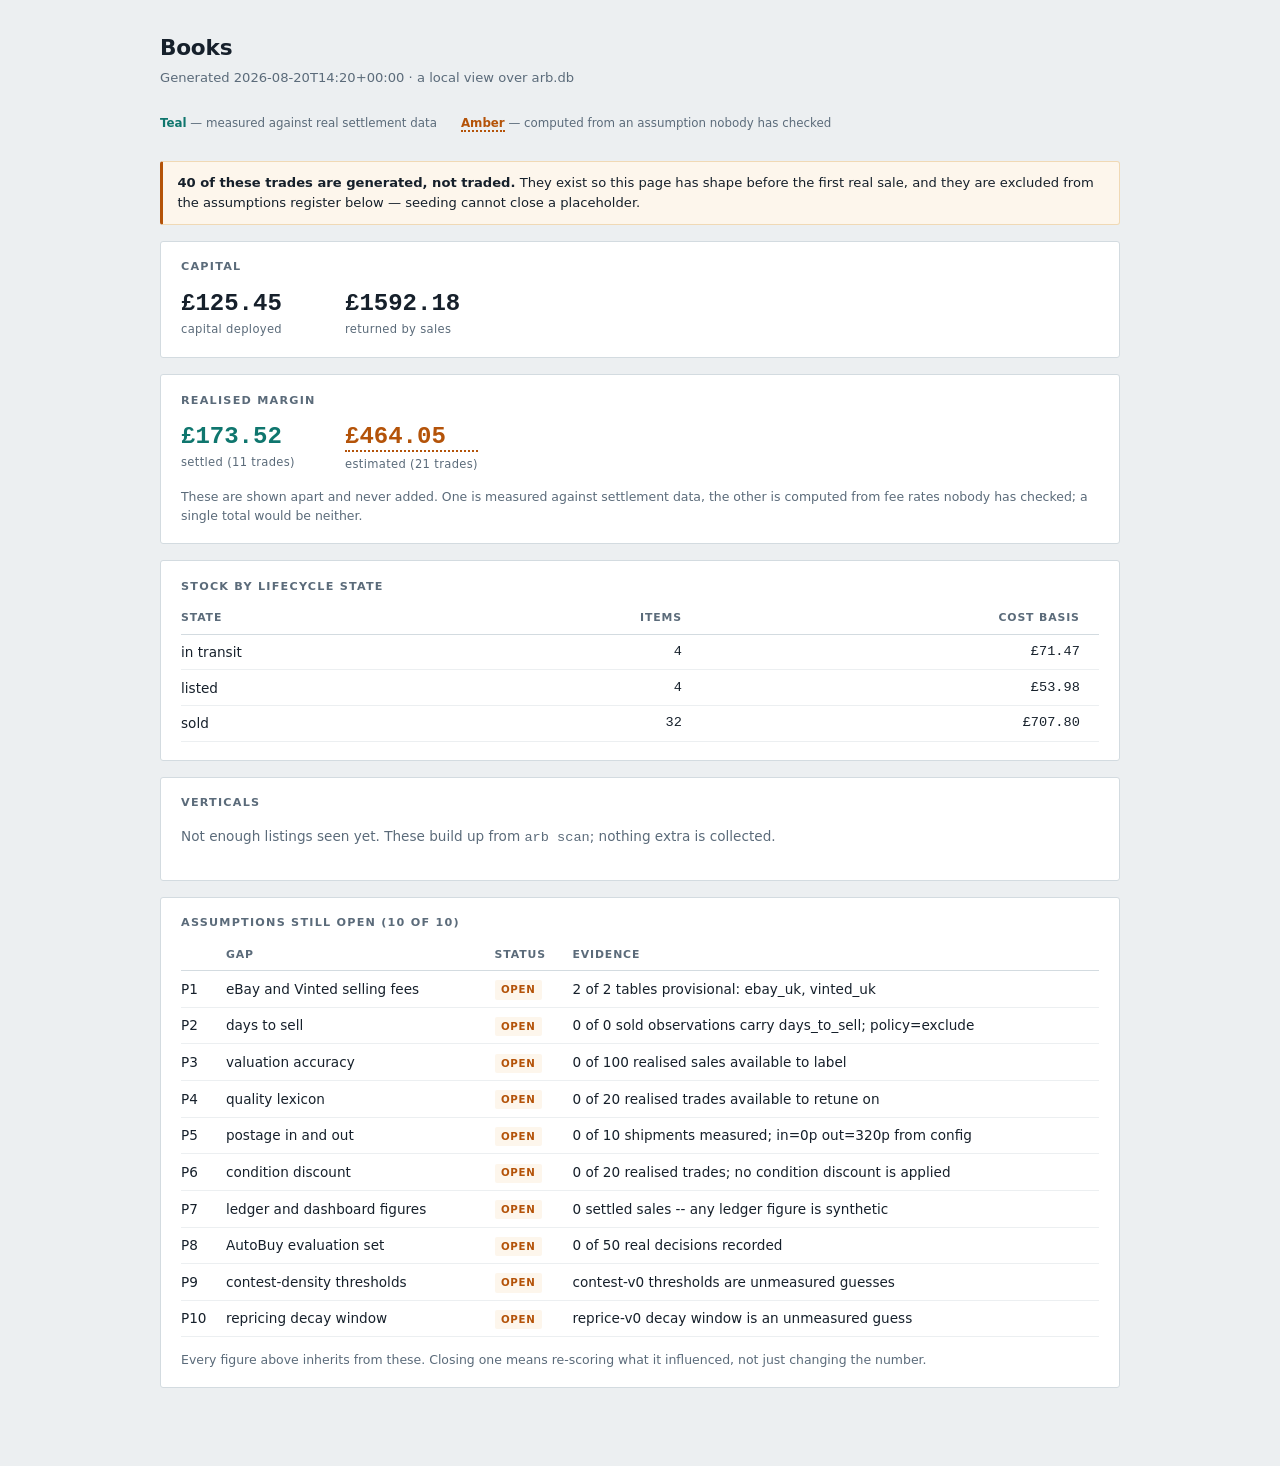
<file: dashboard.html>
<!doctype html>
<html lang="en"><head><meta charset="utf-8">
<meta name="viewport" content="width=device-width, initial-scale=1">
<title>arb — books</title><style>
:root {
  --ink: #16202b;
  --ink-soft: #5b6b7a;
  --ground: #eceff1;
  --card: #ffffff;
  --rule: #d3dbe0;
  --measured: #0f766e;
  --assumed: #b45309;
  --assumed-wash: #fdf6ec;
}
* { box-sizing: border-box; }
body {
  margin: 0; padding: 2rem 1.25rem 4rem;
  background: var(--ground); color: var(--ink);
  font: 15px/1.5 ui-sans-serif, system-ui, -apple-system, "Segoe UI", sans-serif;
}
.wrap { max-width: 60rem; margin: 0 auto; }
h1 { font-size: 1.35rem; margin: 0 0 .2rem; letter-spacing: -.01em; }
.sub { color: var(--ink-soft); font-size: .82rem; margin: 0 0 1.75rem; }
section { background: var(--card); border: 1px solid var(--rule); border-radius: 3px;
  padding: 1.1rem 1.25rem; margin-bottom: 1rem; }
h2 { font-size: .7rem; text-transform: uppercase; letter-spacing: .11em;
  color: var(--ink-soft); margin: 0 0 .9rem; font-weight: 600; }
.figs { display: flex; flex-wrap: wrap; gap: 2.25rem; }
.fig { min-width: 8rem; }
.fig .n { font: 600 1.5rem/1.1 ui-monospace, "SF Mono", Menlo, monospace;
  font-variant-numeric: tabular-nums; display: block; }
.fig .l { font-size: .72rem; color: var(--ink-soft); letter-spacing: .03em; }
.measured { color: var(--measured); }
.assumed { color: var(--assumed); border-bottom: 2px dotted var(--assumed); }
table { width: 100%; border-collapse: collapse; font-size: .85rem; }
th { text-align: left; font-size: .68rem; text-transform: uppercase;
  letter-spacing: .08em; color: var(--ink-soft); font-weight: 600;
  padding: 0 .6rem .45rem 0; border-bottom: 1px solid var(--rule); }
td { padding: .45rem .6rem .45rem 0; border-bottom: 1px solid var(--ground);
  font-variant-numeric: tabular-nums; }
td.n { font-family: ui-monospace, "SF Mono", Menlo, monospace; text-align: right;
  padding-right: 1.2rem; }
th.n { text-align: right; padding-right: 1.2rem; }
.tag { display: inline-block; font-size: .64rem; letter-spacing: .07em;
  text-transform: uppercase; padding: .12rem .4rem; border-radius: 2px;
  font-weight: 600; }
.tag.open { background: var(--assumed-wash); color: var(--assumed); }
.tag.closed { background: #e6f4f1; color: var(--measured); }
.tag.unknown { background: var(--ground); color: var(--ink-soft); }
.legend { display: flex; gap: 1.5rem; flex-wrap: wrap; font-size: .74rem;
  color: var(--ink-soft); margin-bottom: 1.75rem; }
.legend b { font-weight: 600; }
.banner { background: var(--assumed-wash); border: 1px solid #f0d9b5;
  border-left: 3px solid var(--assumed); padding: .7rem .9rem; border-radius: 3px;
  font-size: .82rem; margin-bottom: 1rem; }
.note { color: var(--ink-soft); font-size: .78rem; margin: .85rem 0 0; }
.empty { color: var(--ink-soft); font-size: .85rem; }
@media (max-width: 34rem) { .figs { gap: 1.25rem; } .fig .n { font-size: 1.2rem; } }
</style></head>
<body><div class="wrap">
<h1>Books</h1>
<p class="sub">Generated 2026-08-20T14:20+00:00 · a local view over arb.db</p>
<div class="legend">
  <span><b class="measured">Teal</b> — measured against real settlement data</span>
  <span><b class="assumed">Amber</b> — computed from an assumption nobody has checked</span>
</div>
<div class="banner"><b>40 of these trades are generated, not traded.</b> They exist so this page has shape before the first real sale, and they are excluded from the assumptions register below — seeding cannot close a placeholder.</div>
<section><h2>Capital</h2><div class="figs"><div class="fig"><span class="n">£125.45</span><span class="l">capital deployed</span></div><div class="fig"><span class="n">£1592.18</span><span class="l">returned by sales</span></div></div></section>
<section><h2>Realised margin</h2><div class="figs"><div class="fig"><span class="n measured">£173.52</span><span class="l">settled (11 trades)</span></div><div class="fig"><span class="n assumed">£464.05</span><span class="l">estimated (21 trades)</span></div></div><p class="note">These are shown apart and never added. One is measured against settlement data, the other is computed from fee rates nobody has checked; a single total would be neither.</p></section>
<section><h2>Stock by lifecycle state</h2><table><thead><tr><th>State</th><th class="n">Items</th><th class="n">Cost basis</th></tr></thead><tbody><tr><td>in transit</td><td class="n">4</td><td class="n">£71.47</td></tr><tr><td>listed</td><td class="n">4</td><td class="n">£53.98</td></tr><tr><td>sold</td><td class="n">32</td><td class="n">£707.80</td></tr></tbody></table></section>
<section><h2>Verticals</h2><p class="empty">Not enough listings seen yet. These build up from <code>arb scan</code>; nothing extra is collected.</p></section>
<section><h2>Assumptions still open (10 of 10)</h2><table><thead><tr><th></th><th>Gap</th><th>Status</th><th>Evidence</th></tr></thead><tbody><tr><td>P1</td><td>eBay and Vinted selling fees</td><td><span class="tag open">open</span></td><td>2 of 2 tables provisional: ebay_uk, vinted_uk</td></tr><tr><td>P2</td><td>days to sell</td><td><span class="tag open">open</span></td><td>0 of 0 sold observations carry days_to_sell; policy=exclude</td></tr><tr><td>P3</td><td>valuation accuracy</td><td><span class="tag open">open</span></td><td>0 of 100 realised sales available to label</td></tr><tr><td>P4</td><td>quality lexicon</td><td><span class="tag open">open</span></td><td>0 of 20 realised trades available to retune on</td></tr><tr><td>P5</td><td>postage in and out</td><td><span class="tag open">open</span></td><td>0 of 10 shipments measured; in=0p out=320p from config</td></tr><tr><td>P6</td><td>condition discount</td><td><span class="tag open">open</span></td><td>0 of 20 realised trades; no condition discount is applied</td></tr><tr><td>P7</td><td>ledger and dashboard figures</td><td><span class="tag open">open</span></td><td>0 settled sales -- any ledger figure is synthetic</td></tr><tr><td>P8</td><td>AutoBuy evaluation set</td><td><span class="tag open">open</span></td><td>0 of 50 real decisions recorded</td></tr><tr><td>P9</td><td>contest-density thresholds</td><td><span class="tag open">open</span></td><td>contest-v0 thresholds are unmeasured guesses</td></tr><tr><td>P10</td><td>repricing decay window</td><td><span class="tag open">open</span></td><td>reprice-v0 decay window is an unmeasured guess</td></tr></tbody></table><p class="note">Every figure above inherits from these. Closing one means re-scoring what it influenced, not just changing the number.</p></section>
</div></body></html>
</file>
